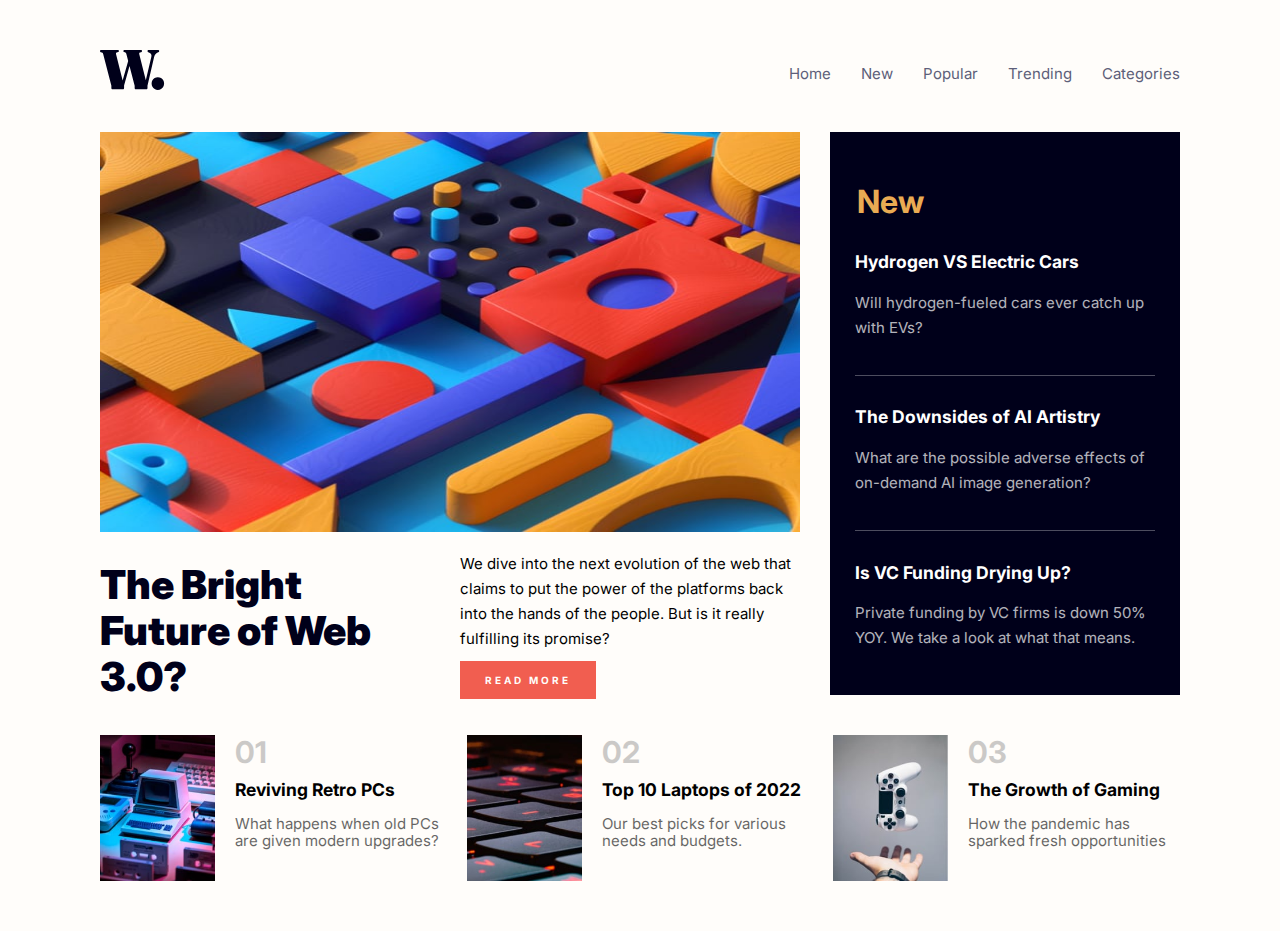
<file: index.html>
<!DOCTYPE html>
<html lang="en">
  <head>
    <meta charset="UTF-8" />
    <meta http-equiv="X-UA-Compatible" content="IE=edge" />
    <meta name="viewport" content="width=device-width, initial-scale=1.0" />
    <title>Challenge 001</title>
    <link rel="icon" href="images/favicon-32x32.png">
    <link rel="preconnect" href="https://fonts.googleapis.com" />
    <link rel="preconnect" href="https://fonts.gstatic.com" crossorigin />
    <link
      href="https://fonts.googleapis.com/css2?family=Inter:wght@400;700;800&display=swap"
      rel="stylesheet"
    />
    <link rel="stylesheet" href="normalize.css" />
    <link rel="stylesheet" href="styles.css" />
  </head>
  <body>
    <div class="container">
      <nav class="navigation">
        <div class="logo"><img src="images/logo.svg" alt="" /></div>
        <div class="icon-menu"><img src="images/icon-menu.svg" alt="" /></div>
        <div class="menu-list">
          <ul class="nav-list">
            <li><a href="#">Home</a></li>
            <li><a href="#">New</a></li>
            <li><a href="#">Popular</a></li>
            <li><a href="#">Trending</a></li>
            <li><a href="#">Categories</a></li>
          </ul>
        </div>
      </nav>
      <div class="body-block">
        <div class="body-block-article">
          <img src="images/image-web-3-mobile.jpg" alt="" />
          <div class="body-block-text">
            <h1>The Bright Future of Web 3.0?</h1>
            <div class="body-block-text2">
              <p>
                We dive into the next evolution of the web that claims to put
                the power of the platforms back into the hands of the people.
                But is it really fulfilling its promise?
              </p>
              <a class="btn" href="#">READ MORE</a>
            </div>
          </div>
        </div>
        <div class="body-block-right">
          <h2>New</h2>
          <h3>Hydrogen VS Electric Cars</h3>
          <p>Will hydrogen-fueled cars ever catch up with EVs?</p>
          <div class="body-block-line"></div>
          <h3>The Downsides of AI Artistry</h3>
          <p>
            What are the possible adverse effects of on-demand AI image
            generation?
          </p>
          <div class="body-block-line"></div>
          <h3>Is VC Funding Drying Up?</h3>
          <p>
            Private funding by VC firms is down 50% YOY. We take a look at what
            that means.
          </p>
        </div>
      </div>
      <div class="media-block">
        <div class="media-block-item">
          <img src="images/image-retro-pcs.jpg" alt="" />
          <div class="media-block-text">
            <h1>01</h1>
            <h3>Reviving Retro PCs</h3>
            <p>What happens when old PCs are given modern upgrades?</p>
          </div>
        </div>
        <div class="media-block-item">
          <img src="images/image-top-laptops.jpg" alt="" />
          <div class="media-block-text">
            <h1>02</h1>
            <h3>Top 10 Laptops of 2022</h3>
            <p>Our best picks for various needs and budgets.</p>
          </div>
        </div>
        <div class="media-block-item">
          <img src="images/image-gaming-growth.jpg" alt="" />
          <div class="media-block-text">
            <h1>03</h1>
            <h3>The Growth of Gaming</h3>
            <p>How the pandemic has sparked fresh opportunities</p>
          </div>
        </div>
      </div>
    </div>
  </body>
</html>
</file>
<file: styles.css>
.container{
    max-width: 375px;
    background-color:hsl(36, 100%, 99%);
    padding-left: 1.5rem;
    padding-right: 1.5rem;
    padding-top: 5rem;
    padding-bottom: 3rem;

}

/* Topography */
html{
    font-size: 62.5%;
}
body{
    font-size: 1.5rem;
    font-family: 'inter' ;
}
/* Button */
.btn{
    background-color: hsl(5, 85%, 63%);
    border-style: none;
    padding-left: 2.5rem;
    padding-right: 2.5rem;
    padding-top: 1.3rem;
    padding-bottom: 1.3rem;
    color: hsl(36, 100%, 99%);
    font-size: 1rem;
    letter-spacing: 0.3rem;
}
/* Navigation */
ul{
    list-style: none;
}
a{
    text-decoration: none;
}
.icon-menu{
    display: flex;
    justify-content: flex-end;
}
.icon-menu img{
    width: 45px;
    height: 20px;
}
.logo img{
    max-width: 50px;
}
.navigation{
    display: grid;
    grid-template-columns: 1fr 1fr;
    margin: 0;
    padding: 0;
    max-width: 1330px;
    margin-bottom: 3.5rem;
    
}
.nav-list{
    display: flex;
    gap: 3rem;
    display: none;
}
.nav-list a{
    color: hsl(236, 13%, 42%);
}

@media screen and (min-width: 375px) {
    .container{
        max-width: 1440px;
        padding-left: 10rem;
        padding-right: 10rem;
    }
    .nav-list {
        display: inherit;
        display: flex;
        justify-content: flex-end;    
    }
    .icon-menu {
        display: none;
    }
    .nav-list a:hover {
        color: hsl(5, 85%, 63%);
        transition: .1s;
    }
    .logo img{
        max-width: 70px;
    }
}
/* Body Block */
.body-block-right {
    background-color: hsl(240, 100%, 5%);
    color: #fff;
    padding-left: 2.5rem;
    padding-right: 2.5rem;
    max-width: 315px;
    padding-bottom: 1rem;
    
}
.body-block-right h2{
    padding-top: 2.5rem;
    padding-left: 0.2rem;
    color: hsl(35, 77%, 62%);
    font-size: xx-large;
    margin-bottom: 0;

}
.body-block-right p {
    opacity: 0.7;
    padding-bottom: 2rem;
    line-height: 2.5rem;
}
.body-block-right h3 {
    padding-top: 1.4rem;
}
.body-block-right h3:hover {
    transition: .1s;
    color: hsl(35, 77%, 62%);
    cursor: pointer;

}
.body-block img{
    width: 335px;
}
.body-block-text p{
    padding-bottom: 1.5rem;
}
.body-block-line {
    max-width: 315px;
    height: 1px;
    background: white;
    opacity: 0.3;
}
.body-block-text a:hover {
    background-color: black;
    transition: 0.1s;
}
.body-block-text {
    padding-bottom: 4rem;
}
.body-block-text a{
    font-weight: 700;
}
.body-block{
    border-bottom: 5rem;
}
.body-block-text h1{
    color: hsl(240, 100%, 5%);
    font-size: 4rem;
    font-weight: 900;
    padding-right: 5rem;
}
.body-block-text2{
    line-height: 2.5rem;
    
}
.body-block-text2 p{
    margin-bottom: 0;
}
@media screen and (min-width: 375px) {
    .container{
        max-width: 1440px;
    }
    .body-block {
        display: grid;
        gap: 3rem;
        grid-template-columns: 2fr 1fr;
        
        
    }
    .body-block-text{
        display: grid;
        grid-template-columns: 1fr 1fr;
        gap: 2rem;
        max-width: 900px;
        height: 2px;
        
    }
    .body-block-article img{
        min-width: 100%;
        height: 400px;
        
    }
}
/* Media Block */
.media-block-item {
    display: grid;
    grid-template-columns: 1fr 2fr;
    gap: 2rem;
    margin-bottom: 2rem;
}
.media-block-item img{
    max-width: 115px;
}
.media-block-item h1{
    margin-top: 0;
    opacity: 0.2;
    margin-bottom: 1rem;
}
.media-block-item p{
    opacity: 0.6;
}
.media-block-item h3{
    margin-top: 0;
    margin-bottom: 1rem;
}
.media-block-item h3:hover {
    color: hsl(5, 85%, 63%);
    transition: 0.1s;
    cursor: pointer;
}
.media-block{
    gap: 2rem;
    padding-top: 4rem;
    max-width: 1330px;
}
@media screen and (min-width: 375px) {
    .media-block{
        display: grid;
        grid-template-columns: 1fr 1fr 1fr;
    }
}
</file>
